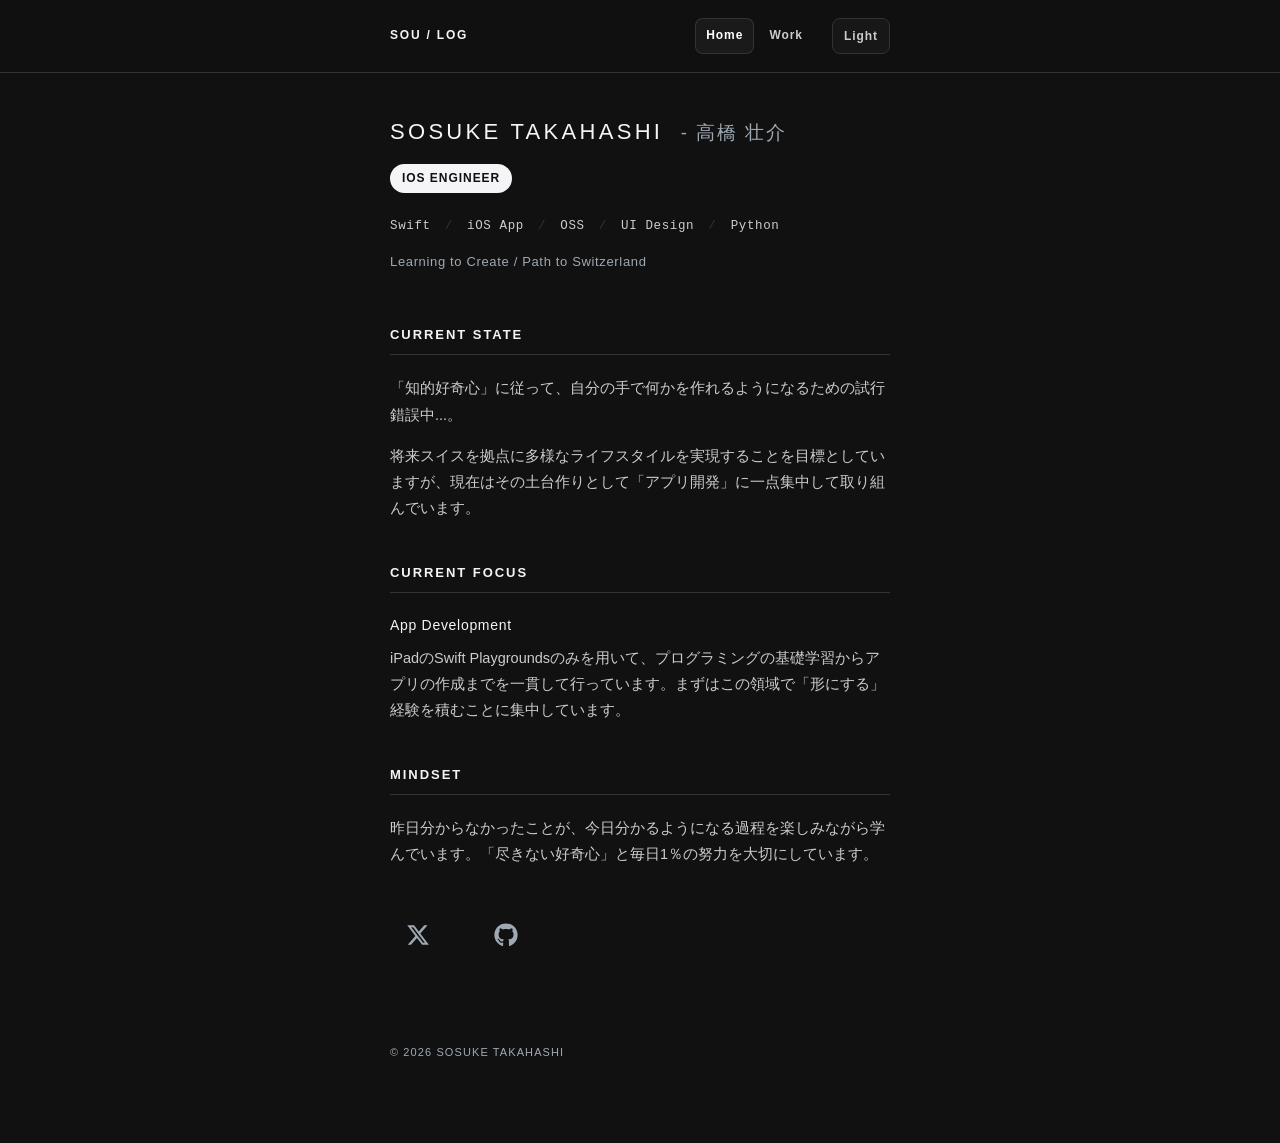
<file: index.html>
<!DOCTYPE html>
<html lang="ja">
<head>
    <meta charset="UTF-8">
    <meta name="viewport" content="width=device-width, initial-scale=1.0">
    <meta name="description" content="高橋壮介のSwift・iOSアプリ開発ポートフォリオ。iPadのSwift Playgroundsを使った学習、アプリ制作、Web制作の記録を紹介します。">
    <meta name="author" content="高橋 壮介">
    <meta name="robots" content="index, follow">
    <link rel="canonical" href="https://sou-profile.pages.dev/">
    <meta property="og:type" content="profile">
    <meta property="og:locale" content="ja_JP">
    <meta property="og:site_name" content="SOU / LOG">
    <meta property="og:title" content="高橋壮介 | Swift・iOSアプリ開発ポートフォリオ">
    <meta property="og:description" content="Swift・iOSアプリ開発を中心に、学習過程と制作物を紹介する高橋壮介のポートフォリオです。">
    <meta property="og:url" content="https://sou-profile.pages.dev/">
    <meta name="twitter:card" content="summary">
    <meta name="twitter:title" content="高橋壮介 | Swift・iOSアプリ開発ポートフォリオ">
    <meta name="twitter:description" content="Swift・iOSアプリ開発を中心に、学習過程と制作物を紹介する高橋壮介のポートフォリオです。">
    <title>高橋壮介 | Swift・iOSアプリ開発ポートフォリオ</title>
    <link rel="stylesheet" href="./styles.css">
    <script src="./theme.js" defer></script>
    <script type="application/ld+json">
    {
        "@context": "https://schema.org",
        "@type": "ProfilePage",
        "url": "https://sou-profile.pages.dev/",
        "name": "高橋壮介 | Swift・iOSアプリ開発ポートフォリオ",
        "description": "Swift・iOSアプリ開発を中心に、学習過程と制作物を紹介する高橋壮介のポートフォリオです。",
        "mainEntity": {
            "@type": "Person",
            "@id": "https://sou-profile.pages.dev/#person",
            "name": "高橋 壮介",
            "alternateName": "SOSUKE TAKAHASHI",
            "url": "https://sou-profile.pages.dev/",
            "jobTitle": "iOS Engineer",
            "knowsAbout": [
                "Swift",
                "SwiftUI",
                "iOSアプリ開発",
                "UIデザイン",
                "Python"
            ],
            "sameAs": [
                "https://github.com/sou1213",
                "https://x.com/hitonoyakntatsu"
            ]
        }
    }
    </script>
</head>
<body>
    <nav class="site-nav" aria-label="メインナビゲーション">
        <div class="site-nav__inner">
            <a class="site-mark" href="./index.html" aria-label="SOU LOG ホーム">SOU / LOG</a>
            <div class="site-links">
                <a class="nav-link" href="./index.html" aria-current="page">Home</a>
                <a class="nav-link" href="./work.html">Work</a>
            </div>
            <button class="theme-toggle" type="button" aria-label="表示テーマを切り替える" aria-pressed="false">Dark</button>
        </div>
    </nav>

    <main class="container">
        <header class="profile-header">
            <h1>SOSUKE TAKAHASHI <span class="kanji">- 高橋 壮介</span></h1>
            <div class="role-badge">iOS Engineer</div>
            <div class="keywords">
                Swift <span class="slash">/</span> iOS App <span class="slash">/</span> OSS <span class="slash">/</span> UI Design <span class="slash">/</span> Python
            </div>
            <p class="sub-text">Learning to Create / Path to Switzerland</p>
        </header>

        <section>
            <h2>Current State</h2>
            <p>「知的好奇心」に従って、自分の手で何かを作れるようになるための試行錯誤中...。</p>
            <p>将来スイスを拠点に多様なライフスタイルを実現することを目標としていますが、現在はその土台作りとして「アプリ開発」に一点集中して取り組んでいます。</p>
        </section>

        <section>
            <h2>Current Focus</h2>
            <div class="project-item">
                <span class="label">App Development</span>
                <p class="project-desc">iPadのSwift Playgroundsのみを用いて、プログラミングの基礎学習からアプリの作成までを一貫して行っています。まずはこの領域で「形にする」経験を積むことに集中しています。</p>
            </div>
        </section>

        <section>
            <h2>Mindset</h2>
            <p>昨日分からなかったことが、今日分かるようになる過程を楽しみながら学んでいます。「尽きない好奇心」と毎日1％の努力を大切にしています。</p>
        </section>

        <div class="sns-box" aria-label="SNSリンク">
            <a href="https://x.com/hitonoyakntatsu" class="btn-sns" target="_blank" rel="noopener noreferrer" aria-label="Xプロフィールを開く">
                <svg xmlns="http://www.w3.org/2000/svg" viewBox="0 0 512 512" aria-hidden="true">
                    <path d="M389.2 48h70.6L305.6 224.2 487 464H345L233.7 318.6 106.5 464H35.8L200.7 275.5 26.8 48H172.4L272.9 180.9 389.2 48zM364.4 421.8h39.1L151.1 88h-42L364.4 421.8z"></path>
                </svg>
            </a>
            <a href="https://github.com/sou1213" class="btn-sns" target="_blank" rel="noopener noreferrer" aria-label="GitHubプロフィールを開く">
                <svg xmlns="http://www.w3.org/2000/svg" viewBox="0 0 496 512" aria-hidden="true">
                    <path d="M165.9 397.4c0 2-2.3 3.6-5.2 3.6-3.3.3-5.6-1.3-5.6-3.6 0-2 2.3-3.6 5.2-3.6 3-.3 5.6 1.3 5.6 3.6zm-31.1-4.5c-.7 2 1.3 4.3 4.3 4.9 2.6 1 5.6 0 6.2-2s-1.3-4.3-4.3-5.2c-2.6-.7-5.5.3-6.2 2.3zm44.2-1.7c-2.9.7-4.9 2.6-4.6 4.9.3 2 2.9 3.3 5.9 2.6 2.9-.7 4.9-2.6 4.6-4.6-.3-1.9-3-3.2-5.9-2.9zM244.8 8C106.1 8 0 113.3 0 252c0 110.9 69.8 205.8 169.5 239.2 12.8 2.3 17.3-5.6 17.3-12.1 0-6.2-.3-40.4-.3-61.4 0 0-70 15-84.7-29.8 0 0-11.4-29.1-27.8-36.6 0 0-22.9-15.7 1.6-15.4 0 0 24.9 2 38.6 25.8 21.9 38.6 58.6 27.5 72.9 20.9 2.3-16 8.8-27.1 16-33.7-55.9-6.2-112.3-14.3-112.3-110.5 0-27.5 7.6-41.3 23.6-58.9-2.6-6.5-11.1-33.3 2.6-67.9 20.9-6.5 69 27 69 27 20-5.6 41.5-8.5 62.8-8.5s42.8 2.9 62.8 8.5c0 0 48.1-33.6 69-27 13.7 34.7 5.2 61.4 2.6 67.9 16 17.7 25.8 31.5 25.8 58.9 0 96.5-58.9 104.2-114.8 110.5 9.2 7.9 17 22.9 17 46.4 0 33.7-.3 75.4-.3 83.6 0 6.5 4.6 14.4 17.3 12.1C428.2 457.8 496 362.9 496 252 496 113.3 383.5 8 244.8 8z"></path>
                </svg>
            </a>
        </div>

        <footer>&copy; 2026 SOSUKE TAKAHASHI</footer>
    </main>
</body>
</html>
</file>
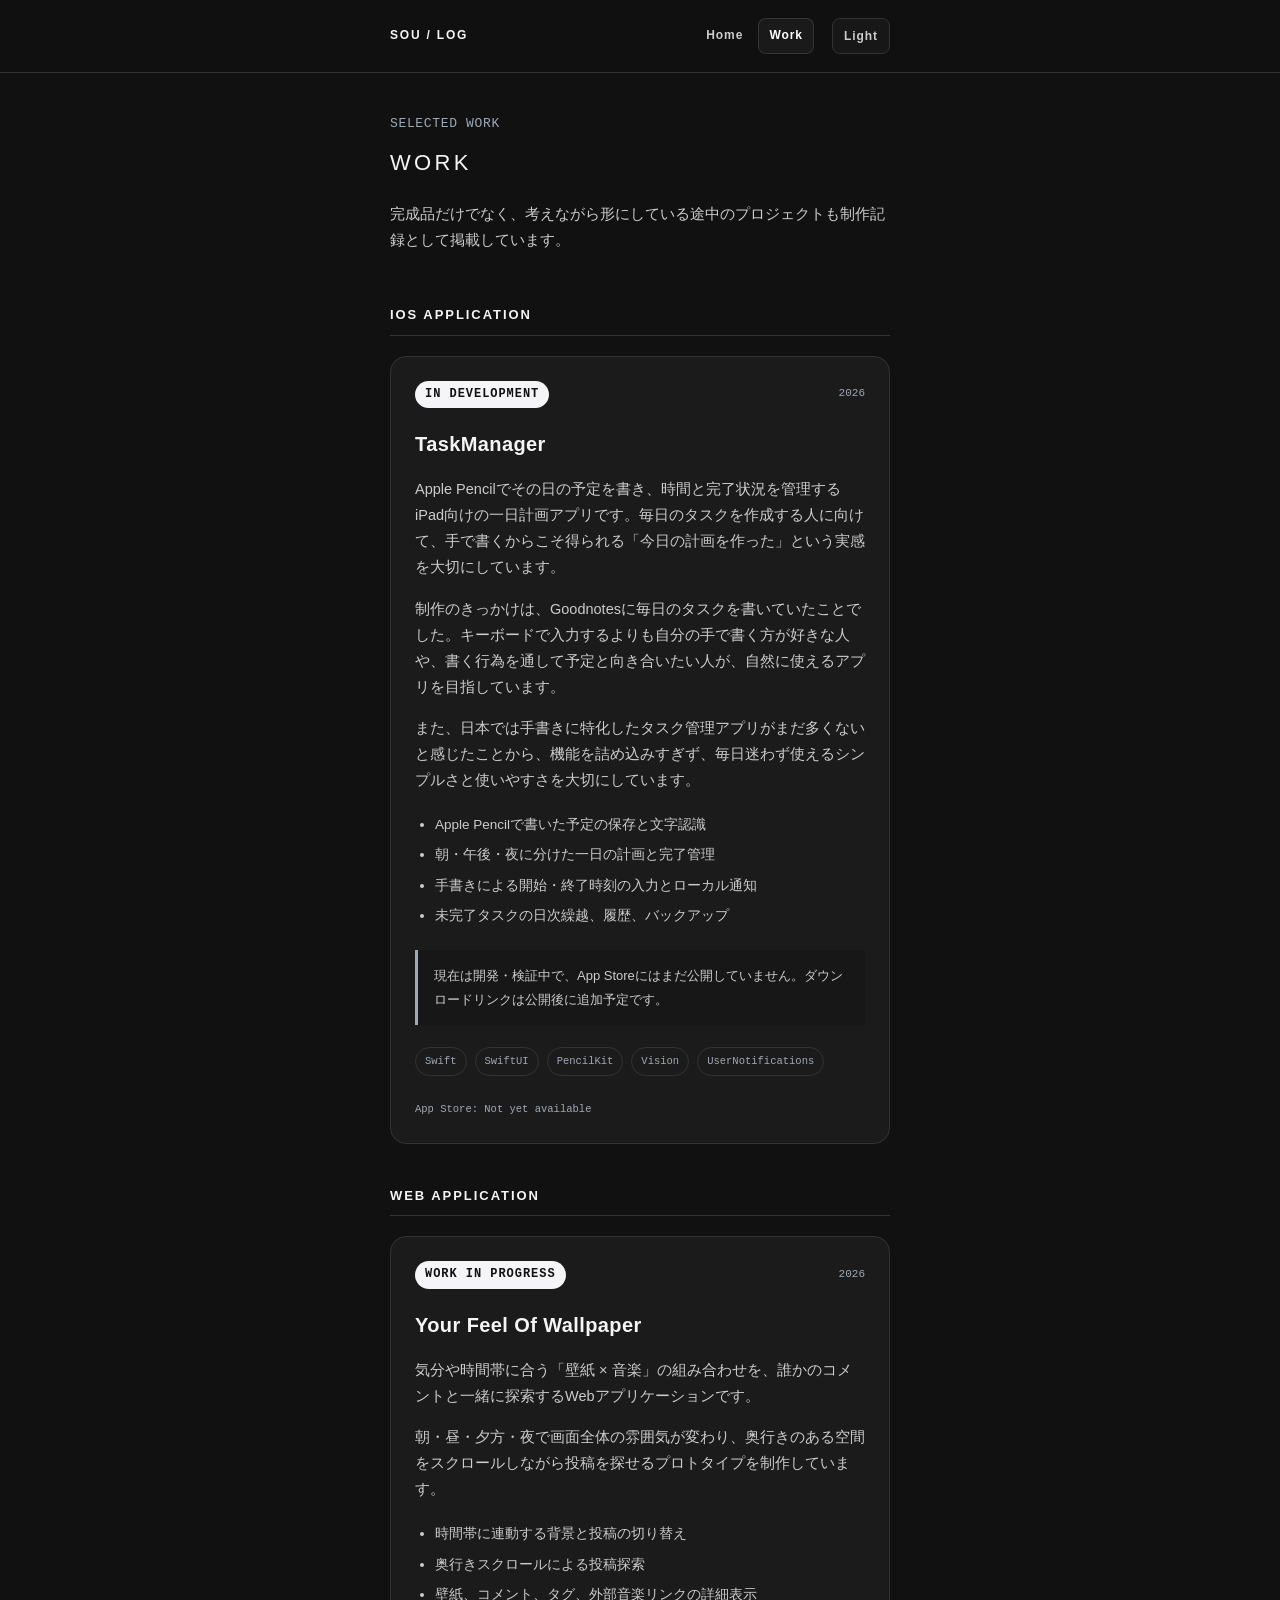
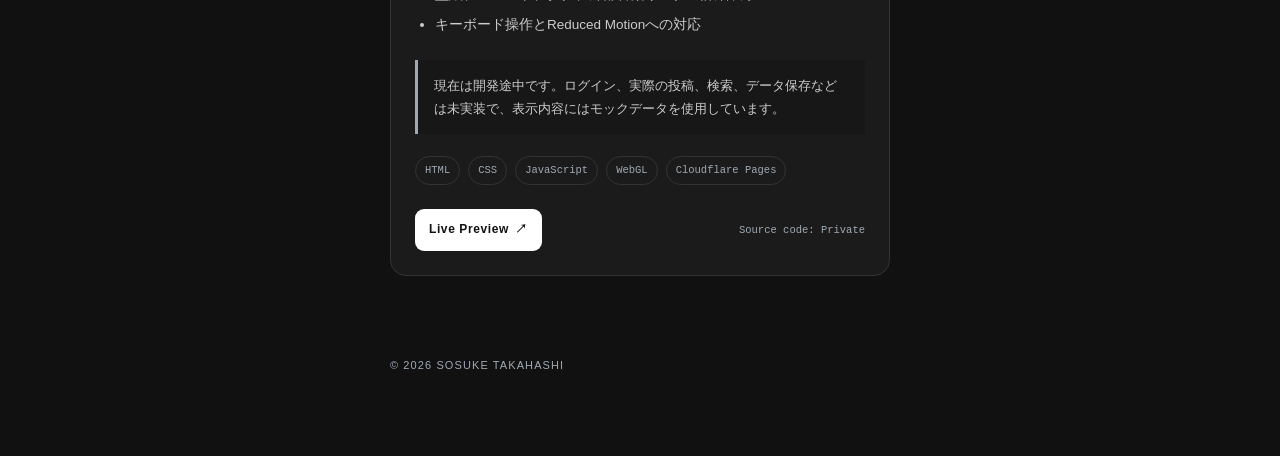
<file: work.html>
<!DOCTYPE html>
<html lang="ja">
<head>
    <meta charset="UTF-8">
    <meta name="viewport" content="width=device-width, initial-scale=1.0">
    <meta name="description" content="高橋壮介が制作するTaskManagerなどのiOSアプリとWebアプリを、目的・対象ユーザー・機能・使用技術とともに紹介します。">
    <meta name="author" content="高橋 壮介">
    <meta name="robots" content="index, follow">
    <link rel="canonical" href="https://sou-profile.pages.dev/work">
    <meta property="og:type" content="website">
    <meta property="og:locale" content="ja_JP">
    <meta property="og:site_name" content="SOU / LOG">
    <meta property="og:title" content="制作実績 | TaskManager・iOS/Webアプリ | 高橋壮介">
    <meta property="og:description" content="Apple Pencilを使うTaskManagerをはじめ、高橋壮介が開発中のiOSアプリとWebアプリを紹介します。">
    <meta property="og:url" content="https://sou-profile.pages.dev/work">
    <meta name="twitter:card" content="summary">
    <meta name="twitter:title" content="制作実績 | TaskManager・iOS/Webアプリ | 高橋壮介">
    <meta name="twitter:description" content="Apple Pencilを使うTaskManagerをはじめ、高橋壮介が開発中のiOSアプリとWebアプリを紹介します。">
    <title>制作実績 | TaskManager・iOS/Webアプリ | 高橋壮介</title>
    <link rel="stylesheet" href="./styles.css">
    <script src="./theme.js" defer></script>
    <script type="application/ld+json">
    {
        "@context": "https://schema.org",
        "@type": "CollectionPage",
        "url": "https://sou-profile.pages.dev/work",
        "name": "制作実績 | TaskManager・iOS/Webアプリ | 高橋壮介",
        "description": "高橋壮介が制作するiOSアプリとWebアプリの目的、機能、使用技術を紹介します。",
        "author": {
            "@id": "https://sou-profile.pages.dev/#person"
        },
        "hasPart": [
            {
                "@type": "SoftwareApplication",
                "name": "TaskManager",
                "applicationCategory": "ProductivityApplication",
                "operatingSystem": "iPadOS",
                "description": "Apple Pencilで一日の予定を書き、時間と完了状況を管理するiPad向けアプリです。"
            },
            {
                "@type": "WebApplication",
                "name": "Your Feel Of Wallpaper",
                "url": "https://your-feel-of-wallpaper-q8m4x7.pages.dev/",
                "applicationCategory": "MultimediaApplication",
                "description": "気分や時間帯に合う壁紙と音楽の組み合わせを探索するWebアプリです。"
            }
        ]
    }
    </script>
</head>
<body>
    <nav class="site-nav" aria-label="メインナビゲーション">
        <div class="site-nav__inner">
            <a class="site-mark" href="./index.html" aria-label="SOU LOG ホーム">SOU / LOG</a>
            <div class="site-links">
                <a class="nav-link" href="./index.html">Home</a>
                <a class="nav-link" href="./work.html" aria-current="page">Work</a>
            </div>
            <button class="theme-toggle" type="button" aria-label="表示テーマを切り替える" aria-pressed="false">Dark</button>
        </div>
    </nav>

    <main class="container">
        <header class="page-header">
            <p class="eyebrow">Selected Work</p>
            <h1>WORK</h1>
            <p class="page-lead">完成品だけでなく、考えながら形にしている途中のプロジェクトも制作記録として掲載しています。</p>
        </header>

        <section aria-labelledby="ios-apps-title">
            <h2 id="ios-apps-title">iOS Application</h2>
            <article class="work-card">
                <div class="work-card__meta">
                    <span class="status-badge">In Development</span>
                    <span>2026</span>
                </div>
                <h3>TaskManager</h3>
                <p>Apple Pencilでその日の予定を書き、時間と完了状況を管理するiPad向けの一日計画アプリです。毎日のタスクを作成する人に向けて、手で書くからこそ得られる「今日の計画を作った」という実感を大切にしています。</p>
                <p>制作のきっかけは、Goodnotesに毎日のタスクを書いていたことでした。キーボードで入力するよりも自分の手で書く方が好きな人や、書く行為を通して予定と向き合いたい人が、自然に使えるアプリを目指しています。</p>
                <p>また、日本では手書きに特化したタスク管理アプリがまだ多くないと感じたことから、機能を詰め込みすぎず、毎日迷わず使えるシンプルさと使いやすさを大切にしています。</p>

                <ul class="feature-list">
                    <li>Apple Pencilで書いた予定の保存と文字認識</li>
                    <li>朝・午後・夜に分けた一日の計画と完了管理</li>
                    <li>手書きによる開始・終了時刻の入力とローカル通知</li>
                    <li>未完了タスクの日次繰越、履歴、バックアップ</li>
                </ul>

                <div class="notice-box">
                    現在は開発・検証中で、App Storeにはまだ公開していません。ダウンロードリンクは公開後に追加予定です。
                </div>

                <div class="tech-list" aria-label="使用技術">
                    <span>Swift</span>
                    <span>SwiftUI</span>
                    <span>PencilKit</span>
                    <span>Vision</span>
                    <span>UserNotifications</span>
                </div>

                <div class="work-actions">
                    <span class="private-note">App Store: Not yet available</span>
                </div>
            </article>
        </section>

        <section aria-labelledby="web-apps-title">
            <h2 id="web-apps-title">Web Application</h2>
            <article class="work-card">
                <div class="work-card__meta">
                    <span class="status-badge">Work in Progress</span>
                    <span>2026</span>
                </div>
                <h3>Your Feel Of Wallpaper</h3>
                <p>気分や時間帯に合う「壁紙 × 音楽」の組み合わせを、誰かのコメントと一緒に探索するWebアプリケーションです。</p>
                <p>朝・昼・夕方・夜で画面全体の雰囲気が変わり、奥行きのある空間をスクロールしながら投稿を探せるプロトタイプを制作しています。</p>

                <ul class="feature-list">
                    <li>時間帯に連動する背景と投稿の切り替え</li>
                    <li>奥行きスクロールによる投稿探索</li>
                    <li>壁紙、コメント、タグ、外部音楽リンクの詳細表示</li>
                    <li>キーボード操作とReduced Motionへの対応</li>
                </ul>

                <div class="notice-box">
                    現在は開発途中です。ログイン、実際の投稿、検索、データ保存などは未実装で、表示内容にはモックデータを使用しています。
                </div>

                <div class="tech-list" aria-label="使用技術">
                    <span>HTML</span>
                    <span>CSS</span>
                    <span>JavaScript</span>
                    <span>WebGL</span>
                    <span>Cloudflare Pages</span>
                </div>

                <div class="work-actions">
                    <a class="primary-link" href="https://your-feel-of-wallpaper-q8m4x7.pages.dev/" target="_blank" rel="noopener noreferrer">Live Preview <span aria-hidden="true">↗</span></a>
                    <span class="private-note">Source code: Private</span>
                </div>
            </article>
        </section>

        <footer>&copy; 2026 SOSUKE TAKAHASHI</footer>
    </main>
</body>
</html>
</file>
<file: styles.css>
:root {
    color-scheme: light dark;
    --bg: #eaeaea;
    --surface: #e4e4e4;
    --surface-soft: rgba(255, 255, 255, 0.55);
    --text: #333;
    --muted: #555;
    --quiet: #777;
    --line: #cfcfcf;
    --badge-bg: #ddd;
    --badge-text: #333;
    --accent: #111;
    --nav-bg: rgba(234, 234, 234, 0.86);
    --shadow-dark: #c8c8c8;
    --shadow-light: #fff;
}

* {
    box-sizing: border-box;
}

html {
    scroll-behavior: smooth;
}

body {
    min-height: 100vh;
    margin: 0;
    padding: 112px 20px 80px;
    display: flex;
    justify-content: center;
    background: var(--bg);
    color: var(--text);
    font-family: -apple-system, BlinkMacSystemFont, "Helvetica Neue", "Hiragino Kaku Gothic ProN", Arial, sans-serif;
    line-height: 1.8;
    -webkit-font-smoothing: antialiased;
    transition: background-color 800ms ease, color 800ms ease;
}

body.dark {
    --bg: #111;
    --surface: #171717;
    --surface-soft: rgba(255, 255, 255, 0.045);
    --text: #f5f5f7;
    --muted: #ccc;
    --quiet: #9fa9b4;
    --line: #333;
    --badge-bg: #f5f5f7;
    --badge-text: #111;
    --accent: #fff;
    --nav-bg: rgba(17, 17, 17, 0.86);
    --shadow-dark: #070707;
    --shadow-light: #1b1b1b;
}

a,
button {
    -webkit-tap-highlight-color: transparent;
}

a:focus-visible,
button:focus-visible {
    outline: 2px solid var(--accent);
    outline-offset: 4px;
}

.site-nav {
    position: fixed;
    inset: 0 0 auto;
    z-index: 100;
    border-bottom: 1px solid var(--line);
    background: var(--nav-bg);
    backdrop-filter: blur(18px) saturate(130%);
    -webkit-backdrop-filter: blur(18px) saturate(130%);
}

.site-nav__inner {
    width: min(100% - 32px, 500px);
    min-height: 72px;
    margin: 0 auto;
    display: grid;
    grid-template-columns: 1fr auto auto;
    align-items: center;
    gap: 18px;
}

.site-mark {
    color: var(--text);
    font-size: 12px;
    font-weight: 700;
    letter-spacing: 0.15em;
    text-decoration: none;
}

.site-links {
    display: flex;
    gap: 4px;
}

.nav-link,
.theme-toggle {
    min-height: 36px;
    border-radius: 8px;
    color: var(--muted);
    font-family: inherit;
    font-size: 12px;
    font-weight: 650;
    letter-spacing: 0.08em;
    text-decoration: none;
}

.nav-link {
    padding: 6px 11px;
    display: inline-flex;
    align-items: center;
}

.nav-link:hover,
.nav-link[aria-current="page"] {
    background: var(--surface-soft);
    color: var(--accent);
}

.nav-link[aria-current="page"] {
    box-shadow: inset 0 0 0 1px var(--line);
}

.theme-toggle {
    min-width: 58px;
    padding: 6px 10px;
    border: 1px solid var(--line);
    background: var(--surface);
    cursor: pointer;
}

.theme-toggle:hover {
    color: var(--accent);
}

.container {
    width: 100%;
    max-width: 500px;
}

.profile-header,
.page-header {
    margin-bottom: 50px;
}

h1 {
    margin: 0;
    color: var(--text);
    font-size: 22px;
    font-weight: 500;
    letter-spacing: 0.15em;
    text-transform: uppercase;
}

.kanji {
    margin-left: 8px;
    color: var(--quiet);
    font-size: 0.85em;
    font-weight: normal;
    letter-spacing: 0.1em;
}

@keyframes slideIn {
    from { opacity: 0; transform: translateX(-20px); }
    to { opacity: 1; transform: translateX(0); }
}

.role-badge,
.status-badge {
    display: inline-block;
    border-radius: 20px;
    background: var(--badge-bg);
    color: var(--badge-text);
    font-size: 12px;
    font-weight: 650;
    letter-spacing: 0.08em;
    text-transform: uppercase;
}

.role-badge {
    margin: 12px 0 4px;
    padding: 4px 12px;
    animation: slideIn 1.5s ease-out;
}

.keywords {
    margin: 18px 0 8px;
    color: var(--muted);
    font-family: "SF Mono", Menlo, Consolas, monospace;
    font-size: 12.5px;
    letter-spacing: 0.05em;
}

.keywords .slash {
    margin: 0 6px;
    color: var(--line);
}

.sub-text,
.eyebrow {
    color: var(--quiet);
    font-size: 13px;
    letter-spacing: 0.05em;
}

.sub-text {
    margin-top: 12px;
}

.eyebrow {
    margin: 0 0 8px;
    font-family: "SF Mono", Menlo, Consolas, monospace;
    text-transform: uppercase;
}

.page-lead {
    margin-top: 18px;
    color: var(--muted);
}

section {
    margin-bottom: 40px;
}

h2 {
    margin: 0 0 20px;
    padding-bottom: 8px;
    border-bottom: 1px solid var(--line);
    color: var(--text);
    font-size: 13px;
    font-weight: 650;
    letter-spacing: 0.15em;
    text-transform: uppercase;
}

p {
    margin: 0 0 15px;
    color: var(--muted);
    font-size: 14.5px;
}

.project-item {
    margin-bottom: 25px;
}

.label {
    display: block;
    margin-bottom: 6px;
    color: var(--text);
    font-size: 14px;
    font-weight: 500;
    letter-spacing: 0.05em;
}

.project-desc {
    margin: 0;
}

.sns-box {
    display: flex;
    justify-content: flex-start;
    gap: 2rem;
    margin-top: 40px;
}

.btn-sns {
    width: 3.5rem;
    height: 3.5rem;
    display: grid;
    place-content: center;
    border-radius: 0.5rem;
    background: var(--bg);
    text-decoration: none;
    transition: box-shadow 500ms ease;
}

.btn-sns svg {
    width: 1.5rem;
    height: 1.5rem;
    fill: var(--quiet);
    transition: fill 500ms ease;
}

.btn-sns:hover {
    box-shadow: 6px 6px 12px var(--shadow-dark), -6px -6px 12px var(--shadow-light);
}

.btn-sns:hover svg {
    fill: var(--accent);
}

.work-card {
    padding: 24px;
    border: 1px solid var(--line);
    border-radius: 16px;
    background: var(--surface-soft);
}

.work-card__meta {
    margin-bottom: 18px;
    display: flex;
    align-items: center;
    justify-content: space-between;
    gap: 12px;
    color: var(--quiet);
    font-family: "SF Mono", Menlo, Consolas, monospace;
    font-size: 11px;
}

.status-badge {
    padding: 3px 10px;
}

.work-card h3 {
    margin: 0 0 14px;
    color: var(--text);
    font-size: 20px;
    font-weight: 600;
    letter-spacing: 0.02em;
}

.feature-list {
    margin: 20px 0;
    padding-left: 20px;
    color: var(--muted);
    font-size: 13.5px;
}

.feature-list li + li {
    margin-top: 6px;
}

.notice-box {
    margin: 22px 0;
    padding: 14px 16px;
    border-left: 3px solid var(--quiet);
    background: var(--surface);
    color: var(--muted);
    font-size: 13px;
}

.tech-list {
    display: flex;
    flex-wrap: wrap;
    gap: 8px;
}

.tech-list span {
    padding: 4px 9px;
    border: 1px solid var(--line);
    border-radius: 999px;
    color: var(--quiet);
    font-family: "SF Mono", Menlo, Consolas, monospace;
    font-size: 10.5px;
}

.work-actions {
    margin-top: 24px;
    display: flex;
    align-items: center;
    justify-content: space-between;
    gap: 16px;
}

.primary-link {
    display: inline-flex;
    align-items: center;
    gap: 6px;
    min-height: 42px;
    padding: 8px 14px;
    border-radius: 9px;
    background: var(--accent);
    color: var(--bg);
    font-size: 12px;
    font-weight: 700;
    letter-spacing: 0.05em;
    text-decoration: none;
}

.private-note {
    color: var(--quiet);
    font-family: "SF Mono", Menlo, Consolas, monospace;
    font-size: 10.5px;
}

footer {
    margin-top: 80px;
    color: var(--quiet);
    font-size: 11px;
    letter-spacing: 0.1em;
    text-transform: uppercase;
}

@media (max-width: 540px) {
    body {
        padding-top: 100px;
    }

    .site-nav__inner {
        width: min(100% - 24px, 500px);
        min-height: 64px;
        gap: 8px;
    }

    .site-mark {
        font-size: 10px;
    }

    .nav-link {
        padding-inline: 8px;
    }

    .theme-toggle {
        min-width: 52px;
        padding-inline: 7px;
    }

    .kanji {
        display: block;
        margin: 8px 0 0;
    }

    .work-card {
        padding: 20px;
    }

    .work-actions {
        align-items: flex-start;
        flex-direction: column;
    }
}

@media (prefers-reduced-motion: reduce) {
    html {
        scroll-behavior: auto;
    }

    *,
    *::before,
    *::after {
        animation-duration: 0.01ms !important;
        animation-iteration-count: 1 !important;
        transition-duration: 0.01ms !important;
    }
}
</file>
